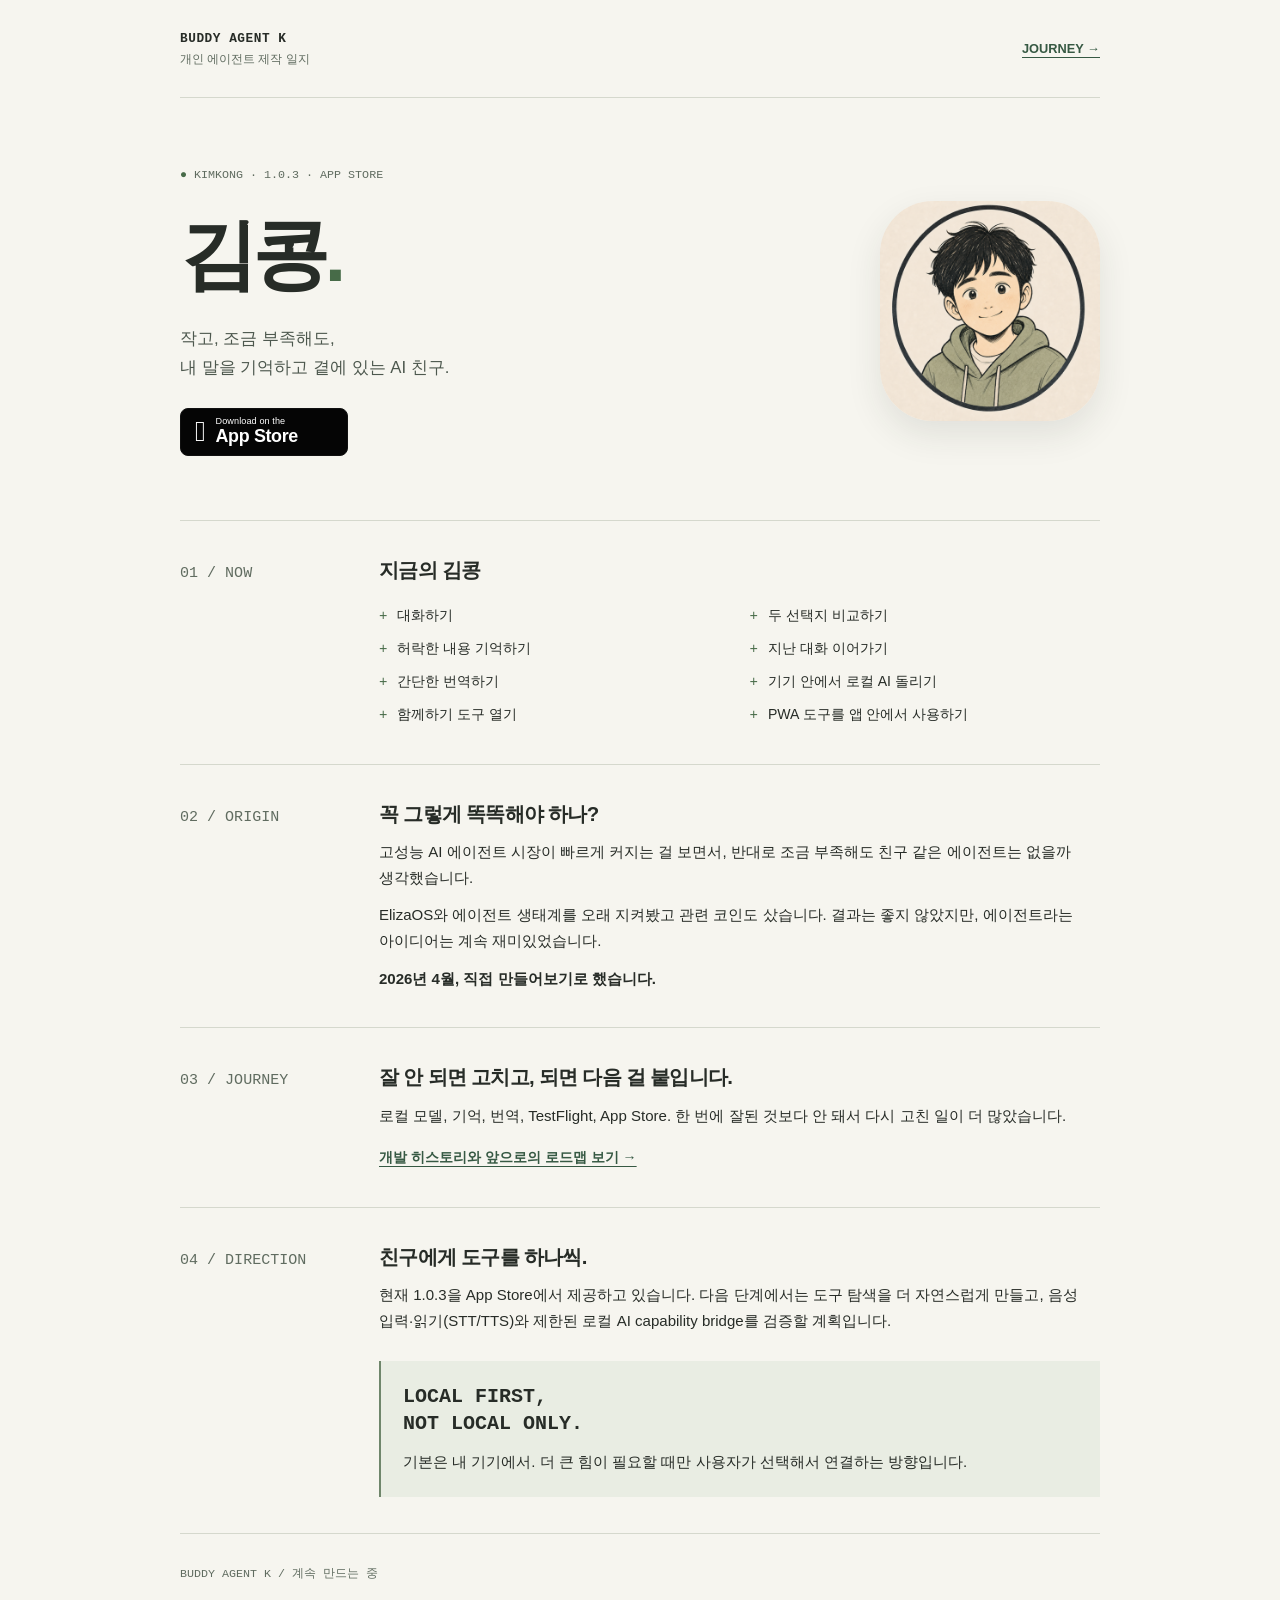
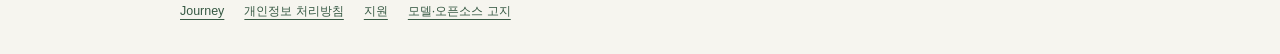
<file: index.html>
<!doctype html>
<html lang="ko">
<head>
  <meta charset="utf-8">
  <meta name="viewport" content="width=device-width, initial-scale=1">
  <meta name="description" content="iPhone에서 만나는 작은 로컬 AI 친구, 김콩. 조금 부족해도 기억하고 곁에 있는 친구 같은 에이전트를 만들어가는 기록입니다.">
  <title>김콩 · Buddy Agent K</title>
  <link rel="stylesheet" href="styles.css">
</head>
<body class="home">
  <a class="skip-link" href="#main">본문으로 건너뛰기</a>
  <div class="site-bar">
    <a class="wordmark" href="./">BUDDY AGENT K<span>개인 에이전트 제작 일지</span></a>
    <a href="journey/">JOURNEY →</a>
  </div>

  <main id="main">
    <header class="hero hero-with-character">
      <div class="hero-copy">
        <p class="build-label"><span aria-hidden="true">●</span> KIMKONG · 1.0.3 · APP STORE</p>
        <h1>김콩<span class="period">.</span></h1>
        <p class="intro">작고, 조금 부족해도,<br>내 말을 기억하고 곁에 있는 AI 친구.</p>
        <a class="app-store-badge" href="https://apps.apple.com/kr/app/%EA%B9%80%EC%BD%A9/id6804726430" aria-label="App Store에서 김콩 다운로드">
          <span class="apple-mark" aria-hidden="true"></span>
          <span><small>Download on the</small><strong>App Store</strong></span>
        </a>
      </div>
      <div class="character-slot" aria-label="김콩 캐릭터 이미지 자리">
        <img src="assets/kimkong-character.png" alt="김콩 캐릭터" onerror="this.parentElement.style.display='none';">
      </div>
    </header>

    <section class="chapter" aria-labelledby="now-title">
      <p class="chapter-label">01 / NOW</p>
      <div>
        <h2 id="now-title">지금의 김콩</h2>
        <ul class="capabilities">
          <li>대화하기</li><li>두 선택지 비교하기</li>
          <li>허락한 내용 기억하기</li><li>지난 대화 이어가기</li>
          <li>간단한 번역하기</li><li>기기 안에서 로컬 AI 돌리기</li>
          <li>함께하기 도구 열기</li><li>PWA 도구를 앱 안에서 사용하기</li>
        </ul>
      </div>
    </section>

    <section class="chapter" aria-labelledby="origin-title">
      <p class="chapter-label">02 / ORIGIN</p>
      <div>
        <h2 id="origin-title">꼭 그렇게 똑똑해야 하나?</h2>
        <p>고성능 AI 에이전트 시장이 빠르게 커지는 걸 보면서, 반대로 조금 부족해도 친구 같은 에이전트는 없을까 생각했습니다.</p>
        <p>ElizaOS와 에이전트 생태계를 오래 지켜봤고 관련 코인도 샀습니다. 결과는 좋지 않았지만, 에이전트라는 아이디어는 계속 재미있었습니다.</p>
        <p><strong>2026년 4월, 직접 만들어보기로 했습니다.</strong></p>
      </div>
    </section>

    <section class="chapter" aria-labelledby="journey-title">
      <p class="chapter-label">03 / JOURNEY</p>
      <div>
        <h2 id="journey-title">잘 안 되면 고치고, 되면 다음 걸 붙입니다.</h2>
        <p>로컬 모델, 기억, 번역, TestFlight, App Store. 한 번에 잘된 것보다 안 돼서 다시 고친 일이 더 많았습니다.</p>
        <a class="text-link" href="journey/">개발 히스토리와 앞으로의 로드맵 보기 →</a>
      </div>
    </section>

    <section class="chapter" aria-labelledby="direction-title">
      <p class="chapter-label">04 / DIRECTION</p>
      <div>
        <h2 id="direction-title">친구에게 도구를 하나씩.</h2>
        <p>현재 1.0.3을 App Store에서 제공하고 있습니다. 다음 단계에서는 도구 탐색을 더 자연스럽게 만들고, 음성 입력·읽기(STT/TTS)와 제한된 로컬 AI capability bridge를 검증할 계획입니다.</p>
        <div class="local-note">
          <h3>LOCAL FIRST,<br>NOT LOCAL ONLY.</h3>
          <p>기본은 내 기기에서. 더 큰 힘이 필요할 때만 사용자가 선택해서 연결하는 방향입니다.</p>
        </div>
      </div>
    </section>
  </main>

  <footer class="site-footer">
    <span class="footer-mark">BUDDY AGENT K <span aria-hidden="true">/</span> 계속 만드는 중</span>
    <nav aria-label="정책 및 지원">
      <a href="journey/">Journey</a>
      <a href="privacy/">개인정보 처리방침</a>
      <a href="support/">지원</a>
      <a href="notices/">모델·오픈소스 고지</a>
    </nav>
  </footer>
</body>
</html>
</file>
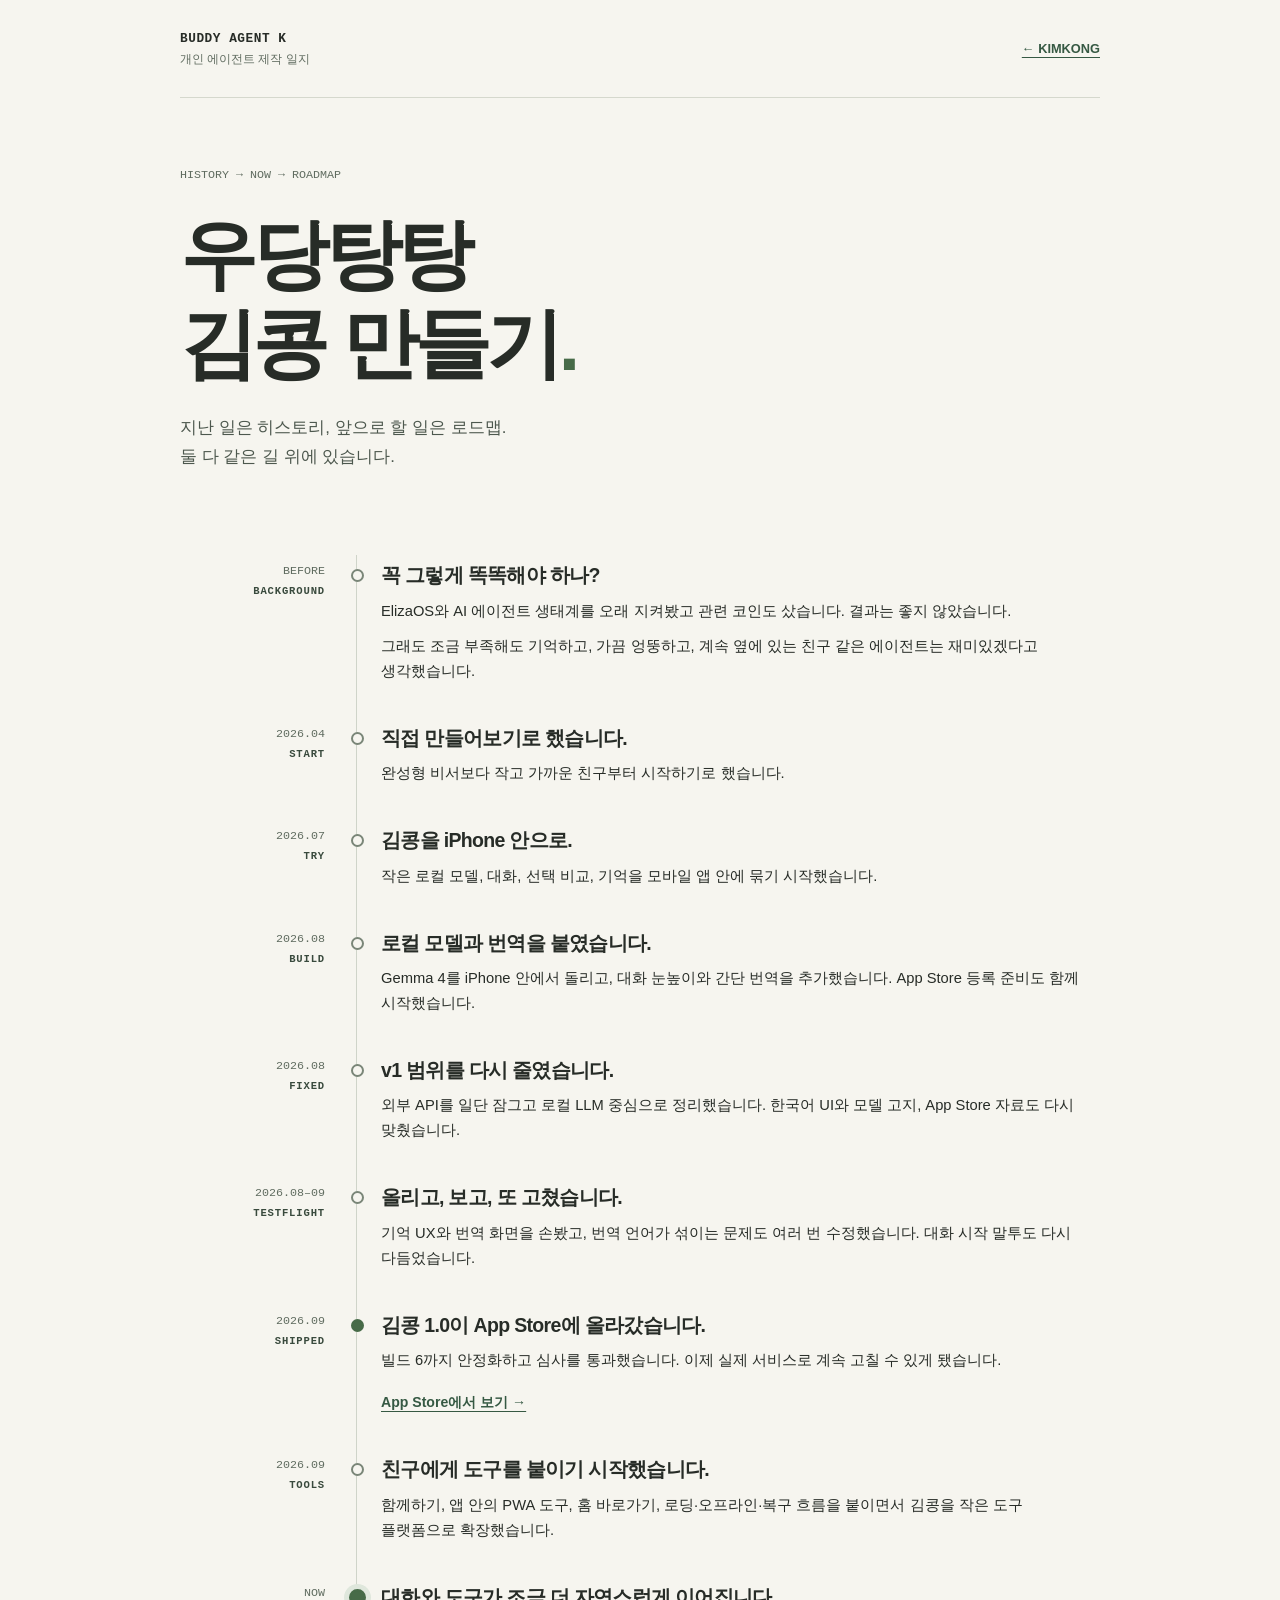
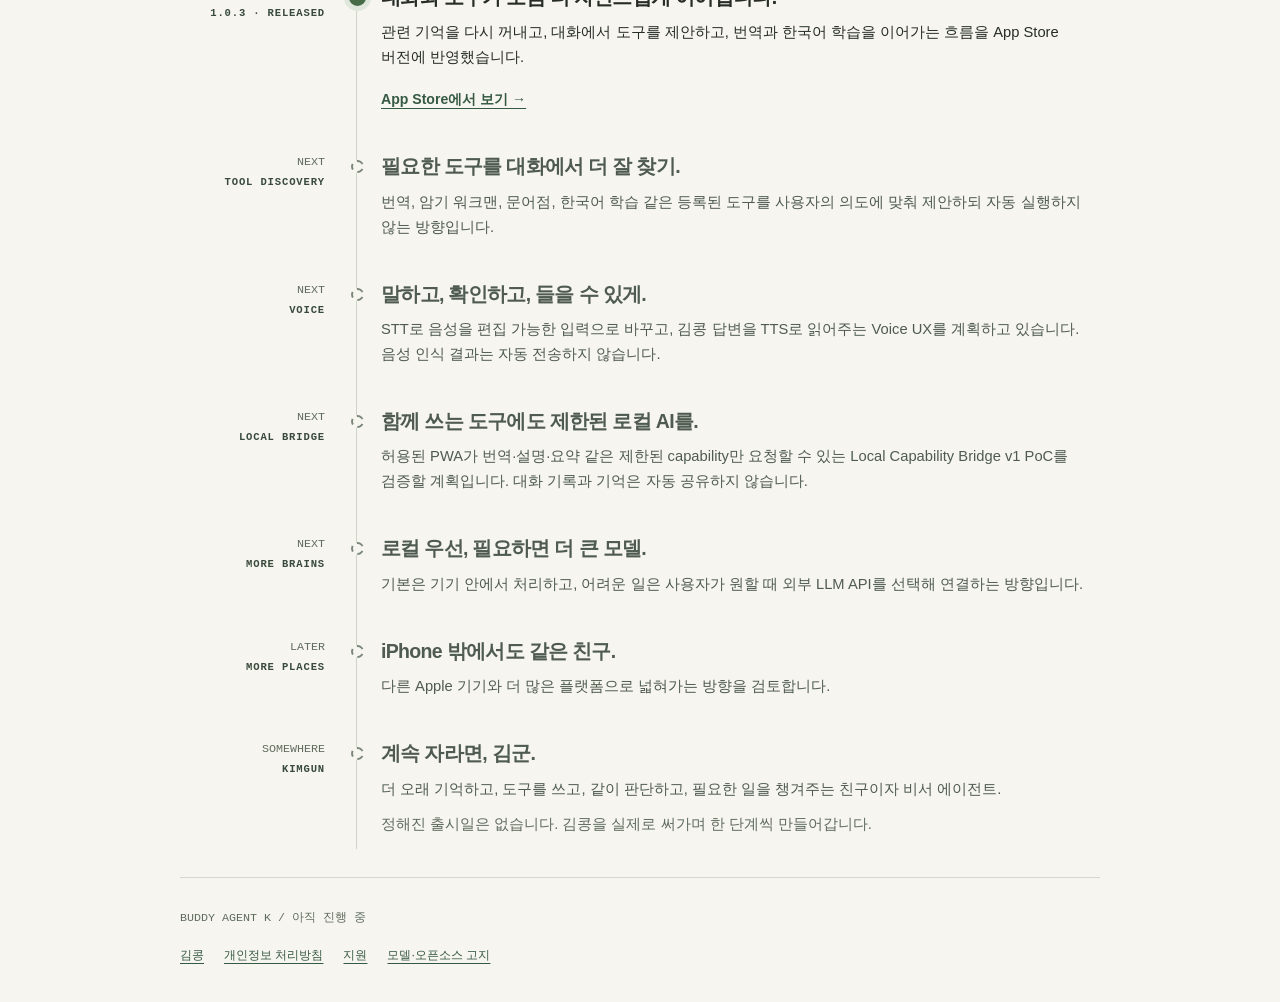
<file: journey/index.html>
<!doctype html>
<html lang="ko">
<head>
  <meta charset="utf-8">
  <meta name="viewport" content="width=device-width, initial-scale=1">
  <meta name="description" content="김콩이 시작되고, 실패하고, 고치고, App Store에 올라오기까지. 그리고 앞으로 붙여갈 기능을 한 타임라인으로 정리합니다.">
  <title>Journey · 김콩</title>
  <link rel="stylesheet" href="../styles.css">
</head>
<body class="home journey-page">
  <a class="skip-link" href="#main">본문으로 건너뛰기</a>
  <div class="site-bar">
    <a class="wordmark" href="../">BUDDY AGENT K<span>개인 에이전트 제작 일지</span></a>
    <a href="../">← KIMKONG</a>
  </div>

  <main id="main">
    <header class="journey-hero">
      <p class="build-label">HISTORY → NOW → ROADMAP</p>
      <h1>우당탕탕<br>김콩 만들기<span class="period">.</span></h1>
      <p class="intro">지난 일은 히스토리, 앞으로 할 일은 로드맵.<br>둘 다 같은 길 위에 있습니다.</p>
    </header>

    <section class="timeline" aria-label="김콩 개발 타임라인">
      <article class="timeline-item past">
        <div class="timeline-meta"><span>BEFORE</span><b>BACKGROUND</b></div>
        <div class="timeline-body">
          <h2>꼭 그렇게 똑똑해야 하나?</h2>
          <p>ElizaOS와 AI 에이전트 생태계를 오래 지켜봤고 관련 코인도 샀습니다. 결과는 좋지 않았습니다.</p>
          <p>그래도 조금 부족해도 기억하고, 가끔 엉뚱하고, 계속 옆에 있는 친구 같은 에이전트는 재미있겠다고 생각했습니다.</p>
        </div>
      </article>

      <article class="timeline-item past">
        <div class="timeline-meta"><span>2026.04</span><b>START</b></div>
        <div class="timeline-body">
          <h2>직접 만들어보기로 했습니다.</h2>
          <p>완성형 비서보다 작고 가까운 친구부터 시작하기로 했습니다.</p>
        </div>
      </article>

      <article class="timeline-item past">
        <div class="timeline-meta"><span>2026.07</span><b>TRY</b></div>
        <div class="timeline-body">
          <h2>김콩을 iPhone 안으로.</h2>
          <p>작은 로컬 모델, 대화, 선택 비교, 기억을 모바일 앱 안에 묶기 시작했습니다.</p>
        </div>
      </article>

      <article class="timeline-item past">
        <div class="timeline-meta"><span>2026.08</span><b>BUILD</b></div>
        <div class="timeline-body">
          <h2>로컬 모델과 번역을 붙였습니다.</h2>
          <p>Gemma 4를 iPhone 안에서 돌리고, 대화 눈높이와 간단 번역을 추가했습니다. App Store 등록 준비도 함께 시작했습니다.</p>
        </div>
      </article>

      <article class="timeline-item past">
        <div class="timeline-meta"><span>2026.08</span><b>FIXED</b></div>
        <div class="timeline-body">
          <h2>v1 범위를 다시 줄였습니다.</h2>
          <p>외부 API를 일단 잠그고 로컬 LLM 중심으로 정리했습니다. 한국어 UI와 모델 고지, App Store 자료도 다시 맞췄습니다.</p>
        </div>
      </article>

      <article class="timeline-item past">
        <div class="timeline-meta"><span>2026.08–09</span><b>TESTFLIGHT</b></div>
        <div class="timeline-body">
          <h2>올리고, 보고, 또 고쳤습니다.</h2>
          <p>기억 UX와 번역 화면을 손봤고, 번역 언어가 섞이는 문제도 여러 번 수정했습니다. 대화 시작 말투도 다시 다듬었습니다.</p>
        </div>
      </article>

      <article class="timeline-item past shipped">
        <div class="timeline-meta"><span>2026.09</span><b>SHIPPED</b></div>
        <div class="timeline-body">
          <h2>김콩 1.0이 App Store에 올라갔습니다.</h2>
          <p>빌드 6까지 안정화하고 심사를 통과했습니다. 이제 실제 서비스로 계속 고칠 수 있게 됐습니다.</p>
          <a class="text-link" href="https://apps.apple.com/kr/app/%EA%B9%80%EC%BD%A9/id6804726430">App Store에서 보기 →</a>
        </div>
      </article>

      <article class="timeline-item past">
        <div class="timeline-meta"><span>2026.09</span><b>TOOLS</b></div>
        <div class="timeline-body">
          <h2>친구에게 도구를 붙이기 시작했습니다.</h2>
          <p>함께하기, 앱 안의 PWA 도구, 홈 바로가기, 로딩·오프라인·복구 흐름을 붙이면서 김콩을 작은 도구 플랫폼으로 확장했습니다.</p>
        </div>
      </article>

      <article class="timeline-item now shipped">
        <div class="timeline-meta"><span>NOW</span><b>1.0.3 · RELEASED</b></div>
        <div class="timeline-body">
          <h2>대화와 도구가 조금 더 자연스럽게 이어집니다.</h2>
          <p>관련 기억을 다시 꺼내고, 대화에서 도구를 제안하고, 번역과 한국어 학습을 이어가는 흐름을 App Store 버전에 반영했습니다.</p>
          <a class="text-link" href="https://apps.apple.com/kr/app/%EA%B9%80%EC%BD%A9/id6804726430">App Store에서 보기 →</a>
        </div>
      </article>

      <article class="timeline-item future">
        <div class="timeline-meta"><span>NEXT</span><b>TOOL DISCOVERY</b></div>
        <div class="timeline-body">
          <h2>필요한 도구를 대화에서 더 잘 찾기.</h2>
          <p>번역, 암기 워크맨, 문어점, 한국어 학습 같은 등록된 도구를 사용자의 의도에 맞춰 제안하되 자동 실행하지 않는 방향입니다.</p>
        </div>
      </article>

      <article class="timeline-item future">
        <div class="timeline-meta"><span>NEXT</span><b>VOICE</b></div>
        <div class="timeline-body">
          <h2>말하고, 확인하고, 들을 수 있게.</h2>
          <p>STT로 음성을 편집 가능한 입력으로 바꾸고, 김콩 답변을 TTS로 읽어주는 Voice UX를 계획하고 있습니다. 음성 인식 결과는 자동 전송하지 않습니다.</p>
        </div>
      </article>

      <article class="timeline-item future">
        <div class="timeline-meta"><span>NEXT</span><b>LOCAL BRIDGE</b></div>
        <div class="timeline-body">
          <h2>함께 쓰는 도구에도 제한된 로컬 AI를.</h2>
          <p>허용된 PWA가 번역·설명·요약 같은 제한된 capability만 요청할 수 있는 Local Capability Bridge v1 PoC를 검증할 계획입니다. 대화 기록과 기억은 자동 공유하지 않습니다.</p>
        </div>
      </article>

      <article class="timeline-item future">
        <div class="timeline-meta"><span>NEXT</span><b>MORE BRAINS</b></div>
        <div class="timeline-body">
          <h2>로컬 우선, 필요하면 더 큰 모델.</h2>
          <p>기본은 기기 안에서 처리하고, 어려운 일은 사용자가 원할 때 외부 LLM API를 선택해 연결하는 방향입니다.</p>
        </div>
      </article>

      <article class="timeline-item future">
        <div class="timeline-meta"><span>LATER</span><b>MORE PLACES</b></div>
        <div class="timeline-body">
          <h2>iPhone 밖에서도 같은 친구.</h2>
          <p>다른 Apple 기기와 더 많은 플랫폼으로 넓혀가는 방향을 검토합니다.</p>
        </div>
      </article>

      <article class="timeline-item future last">
        <div class="timeline-meta"><span>SOMEWHERE</span><b>KIMGUN</b></div>
        <div class="timeline-body">
          <h2>계속 자라면, 김군.</h2>
          <p>더 오래 기억하고, 도구를 쓰고, 같이 판단하고, 필요한 일을 챙겨주는 친구이자 비서 에이전트.</p>
          <p class="aside">정해진 출시일은 없습니다. 김콩을 실제로 써가며 한 단계씩 만들어갑니다.</p>
        </div>
      </article>
    </section>
  </main>

  <footer class="site-footer">
    <span class="footer-mark">BUDDY AGENT K <span aria-hidden="true">/</span> 아직 진행 중</span>
    <nav aria-label="정책 및 지원">
      <a href="../">김콩</a>
      <a href="../privacy/">개인정보 처리방침</a>
      <a href="../support/">지원</a>
      <a href="../notices/">모델·오픈소스 고지</a>
    </nav>
  </footer>
</body>
</html>
</file>
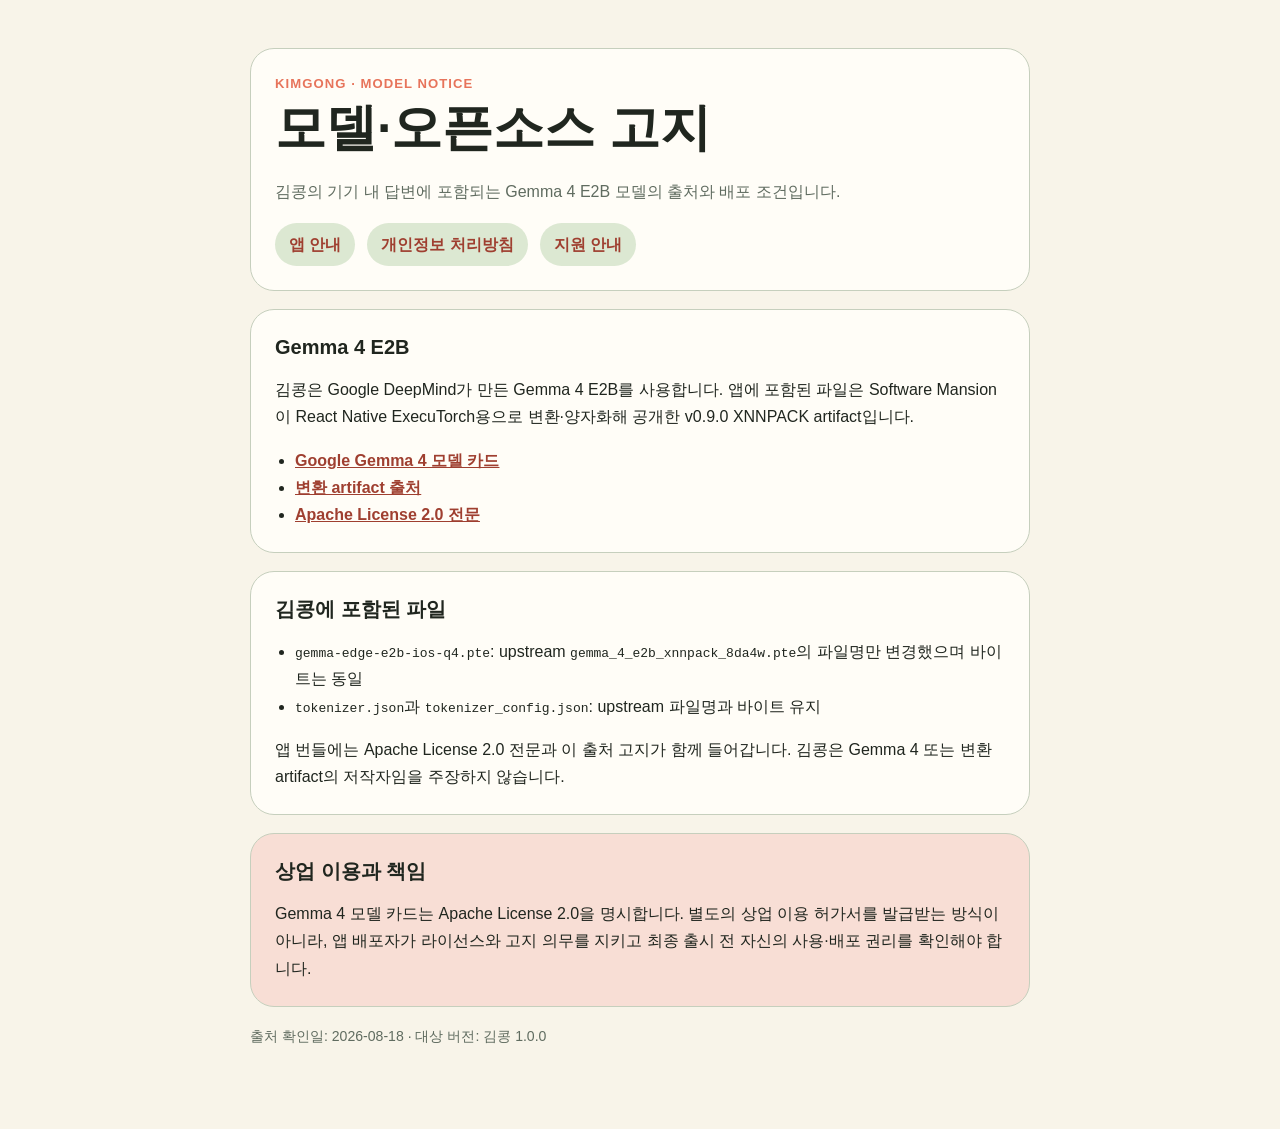
<file: notices/index.html>
<!doctype html>
<html lang="ko">
<head>
  <meta charset="utf-8">
  <meta name="viewport" content="width=device-width, initial-scale=1">
  <meta name="description" content="김콩 iPhone 앱 모델 및 오픈소스 고지">
  <title>김콩 모델·오픈소스 고지</title>
  <link rel="stylesheet" href="../styles.css">
</head>
<body>
  <main>
    <header>
      <div class="eyebrow">KIMGONG · MODEL NOTICE</div>
      <h1>모델·오픈소스 고지</h1>
      <p class="lead">김콩의 기기 내 답변에 포함되는 Gemma 4 E2B 모델의 출처와 배포 조건입니다.</p>
      <nav><a href="../">앱 안내</a><a href="../privacy/">개인정보 처리방침</a><a href="../support/">지원 안내</a></nav>
    </header>

    <section>
      <h2>Gemma 4 E2B</h2>
      <p>김콩은 Google DeepMind가 만든 Gemma 4 E2B를 사용합니다. 앱에 포함된 파일은 Software Mansion이 React Native ExecuTorch용으로 변환·양자화해 공개한 v0.9.0 XNNPACK artifact입니다.</p>
      <ul>
        <li><a href="https://ai.google.dev/gemma/docs/core/model_card_4">Google Gemma 4 모델 카드</a></li>
        <li><a href="https://huggingface.co/software-mansion/react-native-executorch-gemma-4/tree/v0.9.0">변환 artifact 출처</a></li>
        <li><a href="https://ai.google.dev/gemma/apache_2">Apache License 2.0 전문</a></li>
      </ul>
    </section>

    <section>
      <h2>김콩에 포함된 파일</h2>
      <ul>
        <li><code>gemma-edge-e2b-ios-q4.pte</code>: upstream <code>gemma_4_e2b_xnnpack_8da4w.pte</code>의 파일명만 변경했으며 바이트는 동일</li>
        <li><code>tokenizer.json</code>과 <code>tokenizer_config.json</code>: upstream 파일명과 바이트 유지</li>
      </ul>
      <p>앱 번들에는 Apache License 2.0 전문과 이 출처 고지가 함께 들어갑니다. 김콩은 Gemma 4 또는 변환 artifact의 저작자임을 주장하지 않습니다.</p>
    </section>

    <section class="notice">
      <h2>상업 이용과 책임</h2>
      <p>Gemma 4 모델 카드는 Apache License 2.0을 명시합니다. 별도의 상업 이용 허가서를 발급받는 방식이 아니라, 앱 배포자가 라이선스와 고지 의무를 지키고 최종 출시 전 자신의 사용·배포 권리를 확인해야 합니다.</p>
    </section>

    <p class="meta">출처 확인일: 2026-08-18 · 대상 버전: 김콩 1.0.0</p>
  </main>
</body>
</html>
</file>
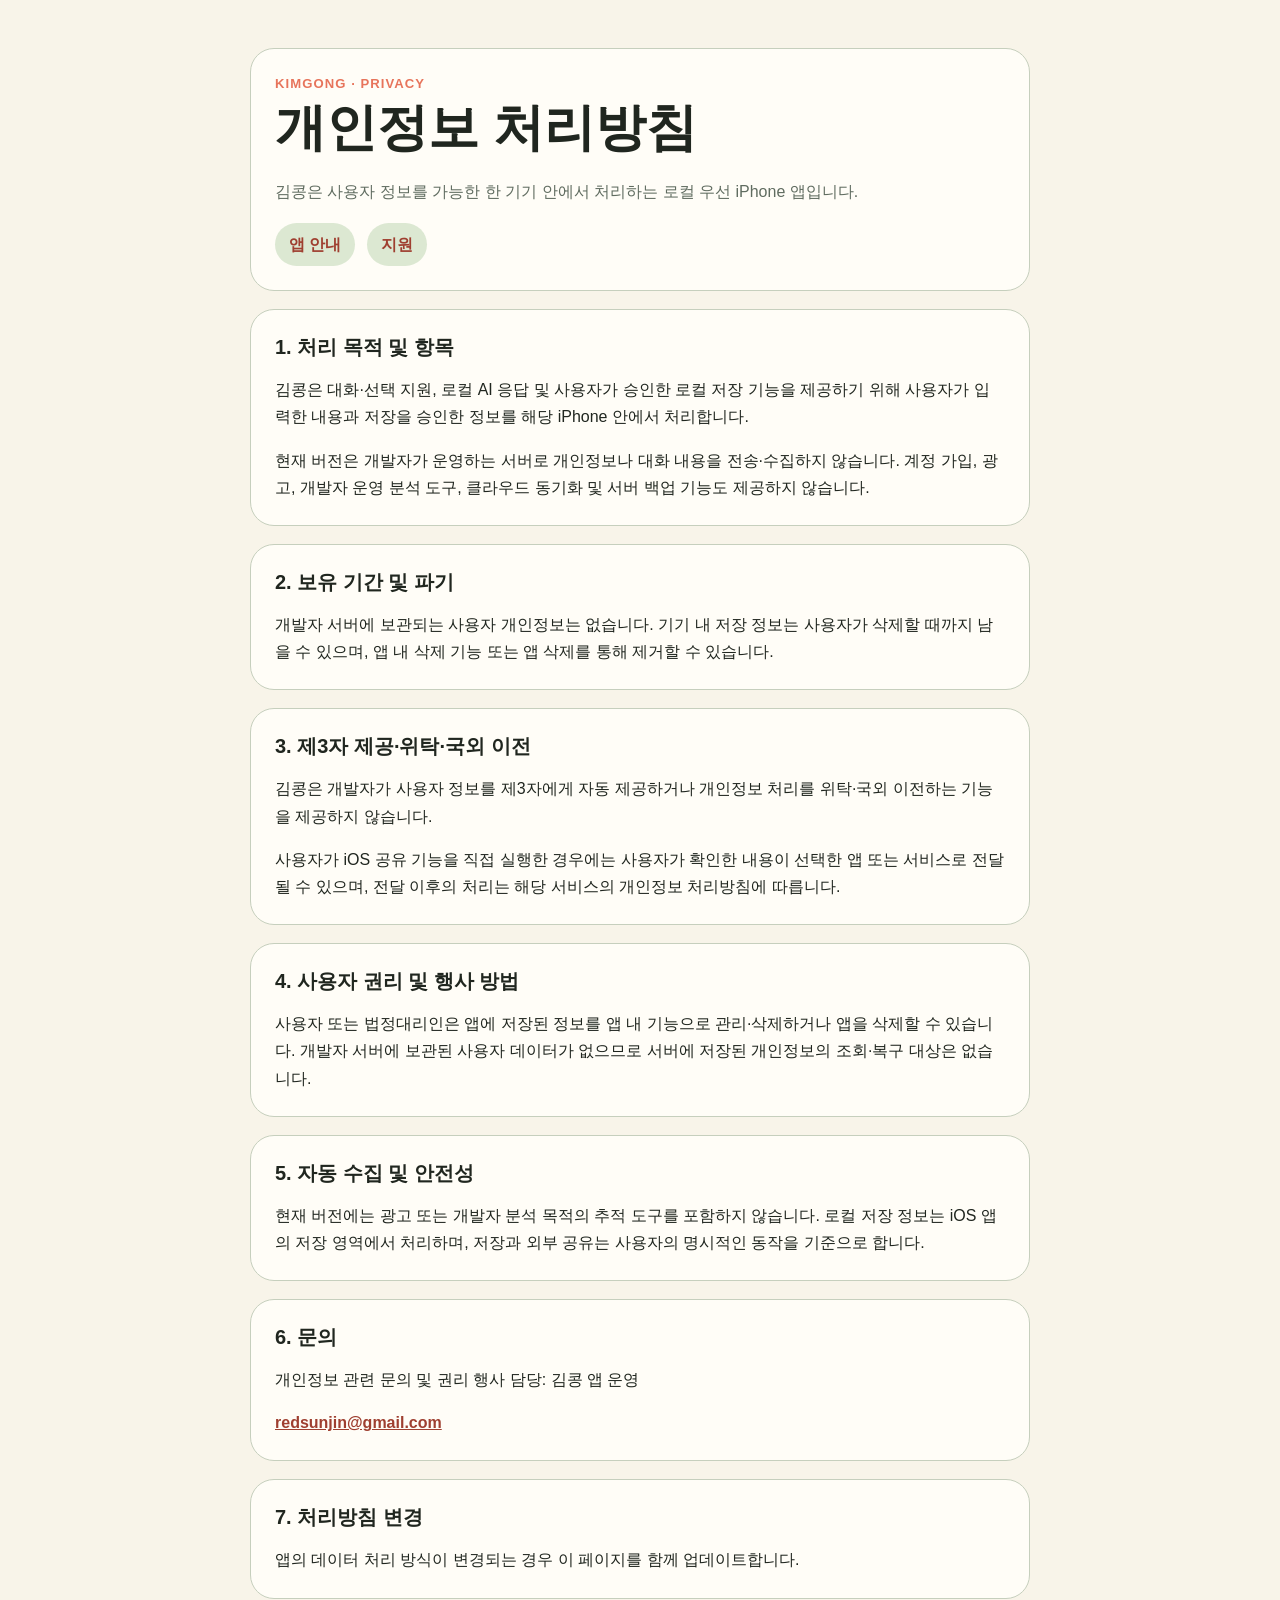
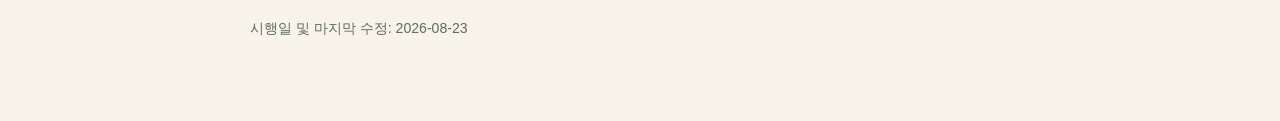
<file: privacy/index.html>
<!doctype html>
<html lang="ko">
<head>
  <meta charset="utf-8">
  <meta name="viewport" content="width=device-width, initial-scale=1">
  <meta name="description" content="김콩 iPhone 앱 개인정보 처리방침">
  <title>김콩 개인정보 처리방침</title>
  <link rel="stylesheet" href="../styles.css">
</head>
<body>
  <main>
    <header>
      <div class="eyebrow">KIMGONG · PRIVACY</div>
      <h1>개인정보 처리방침</h1>
      <p class="lead">김콩은 사용자 정보를 가능한 한 기기 안에서 처리하는 로컬 우선 iPhone 앱입니다.</p>
      <nav><a href="../">앱 안내</a><a href="../support/">지원</a></nav>
    </header>

    <section>
      <h2>1. 처리 목적 및 항목</h2>
      <p>김콩은 대화·선택 지원, 로컬 AI 응답 및 사용자가 승인한 로컬 저장 기능을 제공하기 위해 사용자가 입력한 내용과 저장을 승인한 정보를 해당 iPhone 안에서 처리합니다.</p>
      <p>현재 버전은 개발자가 운영하는 서버로 개인정보나 대화 내용을 전송·수집하지 않습니다. 계정 가입, 광고, 개발자 운영 분석 도구, 클라우드 동기화 및 서버 백업 기능도 제공하지 않습니다.</p>
    </section>

    <section>
      <h2>2. 보유 기간 및 파기</h2>
      <p>개발자 서버에 보관되는 사용자 개인정보는 없습니다. 기기 내 저장 정보는 사용자가 삭제할 때까지 남을 수 있으며, 앱 내 삭제 기능 또는 앱 삭제를 통해 제거할 수 있습니다.</p>
    </section>

    <section>
      <h2>3. 제3자 제공·위탁·국외 이전</h2>
      <p>김콩은 개발자가 사용자 정보를 제3자에게 자동 제공하거나 개인정보 처리를 위탁·국외 이전하는 기능을 제공하지 않습니다.</p>
      <p>사용자가 iOS 공유 기능을 직접 실행한 경우에는 사용자가 확인한 내용이 선택한 앱 또는 서비스로 전달될 수 있으며, 전달 이후의 처리는 해당 서비스의 개인정보 처리방침에 따릅니다.</p>
    </section>

    <section>
      <h2>4. 사용자 권리 및 행사 방법</h2>
      <p>사용자 또는 법정대리인은 앱에 저장된 정보를 앱 내 기능으로 관리·삭제하거나 앱을 삭제할 수 있습니다. 개발자 서버에 보관된 사용자 데이터가 없으므로 서버에 저장된 개인정보의 조회·복구 대상은 없습니다.</p>
    </section>

    <section>
      <h2>5. 자동 수집 및 안전성</h2>
      <p>현재 버전에는 광고 또는 개발자 분석 목적의 추적 도구를 포함하지 않습니다. 로컬 저장 정보는 iOS 앱의 저장 영역에서 처리하며, 저장과 외부 공유는 사용자의 명시적인 동작을 기준으로 합니다.</p>
    </section>

    <section>
      <h2>6. 문의</h2>
      <p>개인정보 관련 문의 및 권리 행사 담당: 김콩 앱 운영</p>
      <p><a href="mailto:redsunjin@gmail.com">redsunjin@gmail.com</a></p>
    </section>

    <section>
      <h2>7. 처리방침 변경</h2>
      <p>앱의 데이터 처리 방식이 변경되는 경우 이 페이지를 함께 업데이트합니다.</p>
    </section>

    <p class="meta">시행일 및 마지막 수정: 2026-08-23</p>
  </main>
</body>
</html>
</file>
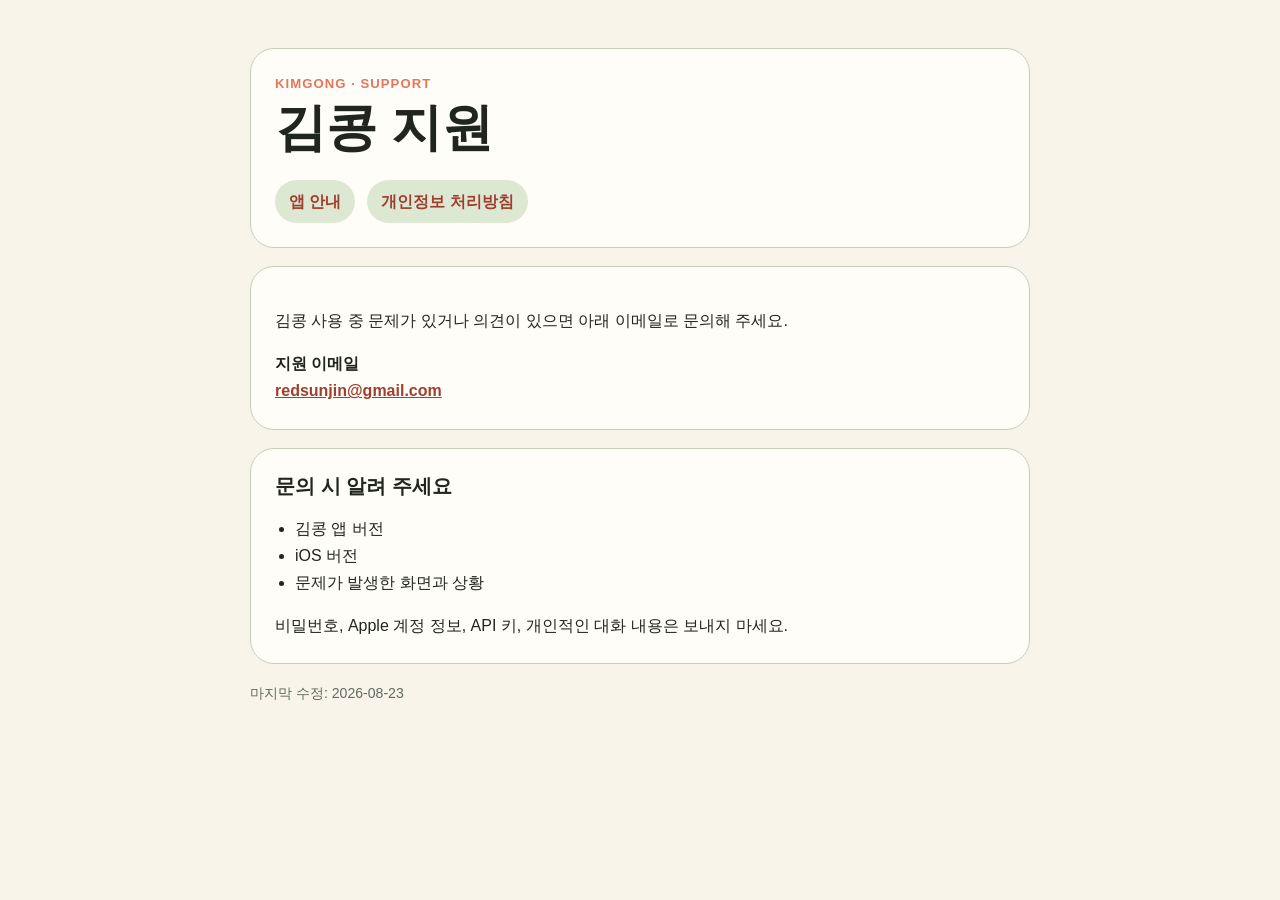
<file: support/index.html>
<!doctype html>
<html lang="ko">
<head>
  <meta charset="utf-8">
  <meta name="viewport" content="width=device-width, initial-scale=1">
  <meta name="description" content="김콩 iPhone 앱 지원 안내">
  <title>김콩 지원</title>
  <link rel="stylesheet" href="../styles.css">
</head>
<body>
  <main>
    <header>
      <div class="eyebrow">KIMGONG · SUPPORT</div>
      <h1>김콩 지원</h1>
      <nav><a href="../">앱 안내</a><a href="../privacy/">개인정보 처리방침</a></nav>
    </header>

    <section>
      <p>김콩 사용 중 문제가 있거나 의견이 있으면 아래 이메일로 문의해 주세요.</p>
      <p><strong>지원 이메일</strong><br><a href="mailto:redsunjin@gmail.com">redsunjin@gmail.com</a></p>
    </section>

    <section>
      <h2>문의 시 알려 주세요</h2>
      <ul>
        <li>김콩 앱 버전</li>
        <li>iOS 버전</li>
        <li>문제가 발생한 화면과 상황</li>
      </ul>
      <p>비밀번호, Apple 계정 정보, API 키, 개인적인 대화 내용은 보내지 마세요.</p>
    </section>

    <p class="meta">마지막 수정: 2026-08-23</p>
  </main>
</body>
</html>
</file>
<file: styles.css>
:root {
  color-scheme: light;
  --canvas: #f8f4e9;
  --card: #fffdf7;
  --ink: #20261f;
  --muted: #606c60;
  --line: #c6cfbd;
  --sage: #dce8d2;
  --coral: #e7745b;
}
* { box-sizing: border-box; }
body { background: var(--canvas); color: var(--ink); font-family: -apple-system, BlinkMacSystemFont, "Apple SD Gothic Neo", sans-serif; line-height: 1.7; margin: 0; }
main { margin: 0 auto; max-width: 820px; padding: 48px 20px 80px; }
header, section { background: var(--card); border: 1px solid var(--line); border-radius: 24px; margin-bottom: 18px; padding: 24px; }
h1, h2 { line-height: 1.3; }
h1 { font-size: clamp(2rem, 7vw, 3.2rem); margin: 0 0 8px; }
h2 { font-size: 1.25rem; margin: 0 0 10px; }
p, ul { margin-bottom: 0; }
ul { padding-left: 1.25rem; }
code { overflow-wrap: anywhere; }
a { color: #9f3f30; font-weight: 700; }
.eyebrow { color: var(--coral); font-size: .82rem; font-weight: 900; letter-spacing: .08em; }
.lead, .meta { color: var(--muted); }
.meta { font-size: .88rem; }
.notice { background: #f8ded5; }
nav { display: flex; flex-wrap: wrap; gap: 12px; margin-top: 18px; }
nav a { background: var(--sage); border-radius: 999px; padding: 8px 14px; text-decoration: none; }
@media (max-width: 520px) { main { padding-top: 20px; } header, section { border-radius: 18px; padding: 18px; } }

/* Marketing pages */
.home { background: #f6f5ef; color: #272c27; word-break: keep-all; overflow-wrap: anywhere; }
.home a { color: #365943; text-underline-offset: 4px; }
.home a:focus-visible { outline: 2px solid #365943; outline-offset: 5px; }
.home .site-bar, .home main, .home .site-footer { width: min(100% - 48px, 920px); margin-inline: auto; }
.home .site-bar { display: flex; align-items: center; justify-content: space-between; gap: 24px; padding: 28px 0; border-bottom: 1px solid #d5d8cd; font-size: .8rem; }
.home .wordmark { color: inherit; font-family: ui-monospace, SFMono-Regular, Consolas, monospace; letter-spacing: .04em; text-decoration: none; }
.home .wordmark span { display: block; font-family: -apple-system, BlinkMacSystemFont, "Apple SD Gothic Neo", sans-serif; font-size: .72rem; font-weight: 400; color: #606c60; letter-spacing: 0; }
.home main { max-width: 920px; padding: 0; }
.home header, .home section { background: none; border: 0; border-radius: 0; margin: 0; padding: 0; }
.home .hero { padding: 68px 0 64px; }
.home .hero-with-character { display: grid; grid-template-columns: minmax(0, 1fr) 220px; gap: 56px; align-items: center; }
.home .build-label, .home .chapter-label, .home .footer-mark, .home .timeline-meta { font-family: ui-monospace, SFMono-Regular, Consolas, monospace; font-size: .73rem; color: #606c60; }
.home .build-label { margin: 0 0 24px; }
.home .build-label span, .home .period { color: #476b48; }
.home h1 { font-size: clamp(2.7rem, 7vw, 4.8rem); font-weight: 750; letter-spacing: -.06em; line-height: 1.16; margin: 0; }
.home .intro { margin: 26px 0; font-size: 1.05rem; color: #4d584e; }
.home .character-slot { display: grid; place-items: center; aspect-ratio: 1; }
.home .character-slot img { display: block; width: 100%; height: 100%; object-fit: cover; border-radius: 24%; box-shadow: 0 14px 35px rgba(35, 46, 36, .10); }
.home .app-store-badge { display: inline-flex; align-items: center; gap: 10px; min-width: 168px; padding: 8px 14px 9px; border: 1px solid #111; border-radius: 8px; background: #050505; color: #fff; text-decoration: none; line-height: 1; }
.home .app-store-badge:hover { background: #171717; }
.home .app-store-badge .apple-mark { font-size: 1.8rem; line-height: 1; }
.home .app-store-badge small { display: block; font-size: .57rem; font-weight: 500; letter-spacing: .01em; }
.home .app-store-badge strong { display: block; margin-top: 2px; font-size: 1.12rem; font-weight: 600; letter-spacing: -.02em; }
.home .aside { font-size: .81rem; color: #606c60; margin-top: 14px; }
.home .chapter { display: grid; grid-template-columns: 175px minmax(0, 1fr); gap: 24px; padding: 36px 0; border-top: 1px solid #d5d8cd; }
.home .chapter-label { margin: 4px 0 0; }
.home h2 { font-size: 1.28rem; letter-spacing: -.035em; margin: 0; }
.home .chapter p:not(.chapter-label) { margin-top: 12px; }
.home .chapter p { font-size: .94rem; }
.home .chapter p.aside { font-size: .81rem; }
.home .capabilities { display: grid; grid-template-columns: repeat(2, minmax(0, 1fr)); gap: 8px 20px; list-style: none; padding: 0; margin: 20px 0 0; font-size: .88rem; }
.home .capabilities li::before { content: "+"; color: #476b48; font-family: monospace; margin-right: 10px; }
.home .local-note { margin-top: 28px; padding: 22px; background: #e9ede3; border-left: 2px solid #6f866b; }
.home h3 { font-family: ui-monospace, SFMono-Regular, Consolas, monospace; font-size: 1.25rem; line-height: 1.35; margin: 0; }
.home .text-link { display: inline-block; margin-top: 18px; font-size: .88rem; }
.home .site-footer { padding: 24px 0 32px; border-top: 1px solid #d5d8cd; }
.home .site-footer nav { margin-top: 12px; gap: 8px 20px; }
.home .site-footer nav a { padding: 4px 0; background: none; border-radius: 0; font-size: .78rem; font-weight: 500; text-decoration: underline; }
.home .skip-link { position: absolute; top: 8px; left: 12px; padding: 8px 12px; background: #fffdf7; transform: translateY(-160%); }
.home .skip-link:focus { transform: translateY(0); }

/* Journey timeline */
.journey-page .journey-hero { padding: 68px 0 58px; }
.journey-page .timeline { position: relative; padding: 8px 0 40px; }
.journey-page .timeline::before { content: ""; position: absolute; left: 176px; top: 0; bottom: 28px; width: 1px; background: #cfd4c9; }
.journey-page .timeline-item { position: relative; display: grid; grid-template-columns: 145px minmax(0, 1fr); gap: 56px; padding: 0 0 42px; }
.journey-page .timeline-item::before { content: ""; position: absolute; left: 171px; top: 6px; width: 9px; height: 9px; border-radius: 50%; background: #f6f5ef; border: 2px solid #7a8678; }
.journey-page .timeline-meta { text-align: right; line-height: 1.45; }
.journey-page .timeline-meta span, .journey-page .timeline-meta b { display: block; }
.journey-page .timeline-meta b { margin-top: 4px; color: #394a3d; font-size: .66rem; letter-spacing: .08em; }
.journey-page .timeline-body h2 { font-size: 1.22rem; }
.journey-page .timeline-body p { margin-top: 10px; font-size: .92rem; }
.journey-page .timeline-item.shipped::before { background: #476b48; border-color: #476b48; }
.journey-page .timeline-item.now::before { width: 13px; height: 13px; left: 169px; top: 4px; background: #476b48; border-color: #476b48; box-shadow: 0 0 0 5px #dfe7dc; }
.journey-page .timeline-item.future { color: #4f5b50; }
.journey-page .timeline-item.future::before { border-style: dashed; background: #f6f5ef; }
.journey-page .timeline-item.last { padding-bottom: 0; }

@media (max-width: 700px) {
  .home .site-bar, .home main, .home .site-footer { width: calc(100% - 40px); }
  .home .hero { padding: 48px 0; }
  .home .hero-with-character { grid-template-columns: minmax(0, 1fr); gap: 32px; }
  .home .character-slot { width: min(62vw, 210px); order: -1; }
  .home .chapter { grid-template-columns: minmax(0, 1fr); gap: 16px; padding: 28px 0; }
  .home .intro { font-size: .95rem; }
  .journey-page .journey-hero { padding: 48px 0; }
  .journey-page .timeline::before { left: 7px; }
  .journey-page .timeline-item { grid-template-columns: minmax(0, 1fr); gap: 9px; padding: 0 0 34px 28px; }
  .journey-page .timeline-item::before { left: 2px; top: 6px; }
  .journey-page .timeline-item.now::before { left: 0; }
  .journey-page .timeline-meta { text-align: left; }
  .journey-page .timeline-meta span, .journey-page .timeline-meta b { display: inline; }
  .journey-page .timeline-meta b { margin-left: 8px; }
}
@media (max-width: 380px) {
  .home .capabilities { grid-template-columns: minmax(0, 1fr); }
}
</file>
